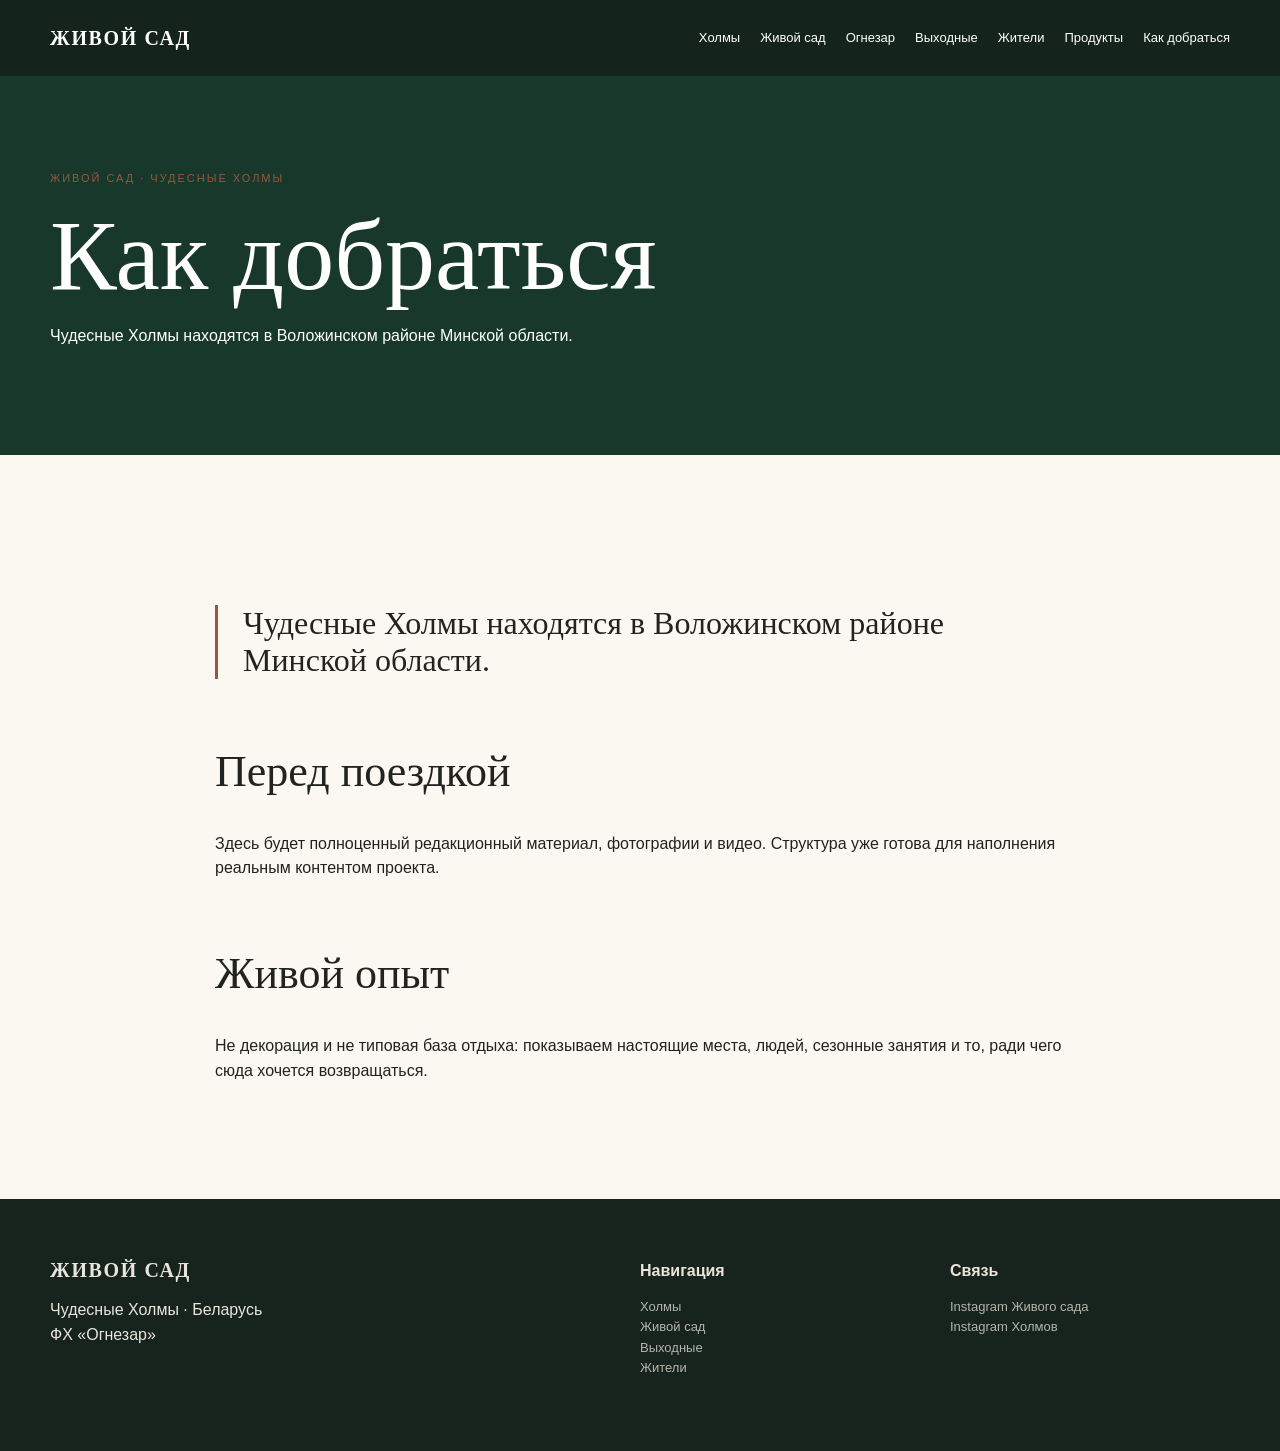
<file: pages/contacts.html>
<!doctype html><html lang="ru"><head><meta charset="utf-8"><meta name="viewport" content="width=device-width,initial-scale=1"><title>Как добраться — Живой сад</title><link rel="stylesheet" href="../styles.css"></head><body><header class="site-header"><div class="container nav"><a class="brand" href="../index.html">ЖИВОЙ САД</a>
<nav class="navlinks"><a href="../pages/holmy.html">Холмы</a><a href="../pages/sad.html">Живой сад</a><a href="../pages/ognezar.html">Огнезар</a><a href="../pages/weekend.html">Выходные</a><a href="../pages/people.html">Жители</a><a href="../pages/products.html">Продукты</a><a href="../pages/contacts.html">Как добраться</a></nav><span class="menu">МЕНЮ</span></div></header><main><section class="page-hero"><div class="container"><div class="kicker">Живой сад · Чудесные Холмы</div><h1>Как добраться</h1><p>Чудесные Холмы находятся в Воложинском районе Минской области.</p></div></section><section><div class="container content"><p class="quote">Чудесные Холмы находятся в Воложинском районе Минской области.</p><h2>Перед поездкой</h2><p>Здесь будет полноценный редакционный материал, фотографии и видео. Структура уже готова для наполнения реальным контентом проекта.</p><h2>Живой опыт</h2><p>Не декорация и не типовая база отдыха: показываем настоящие места, людей, сезонные занятия и то, ради чего сюда хочется возвращаться.</p></div></section></main><footer class="site-footer"><div class="container footergrid"><div><div class="brand">ЖИВОЙ САД</div><p>Чудесные Холмы · Беларусь<br>ФХ «Огнезар»</p></div><div><b>Навигация</b><p class="small"><a href="../pages/holmy.html">Холмы</a><br><a href="../pages/sad.html">Живой сад</a><br><a href="../pages/weekend.html">Выходные</a><br><a href="../pages/people.html">Жители</a></p></div><div><b>Связь</b><p class="small"><a href="https://www.instagram.com/zhyvy.sad/">Instagram Живого сада</a><br><a href="https://www.instagram.com/chudesnye.holmy/">Instagram Холмов</a></p></div></div></footer></body></html>
</file>
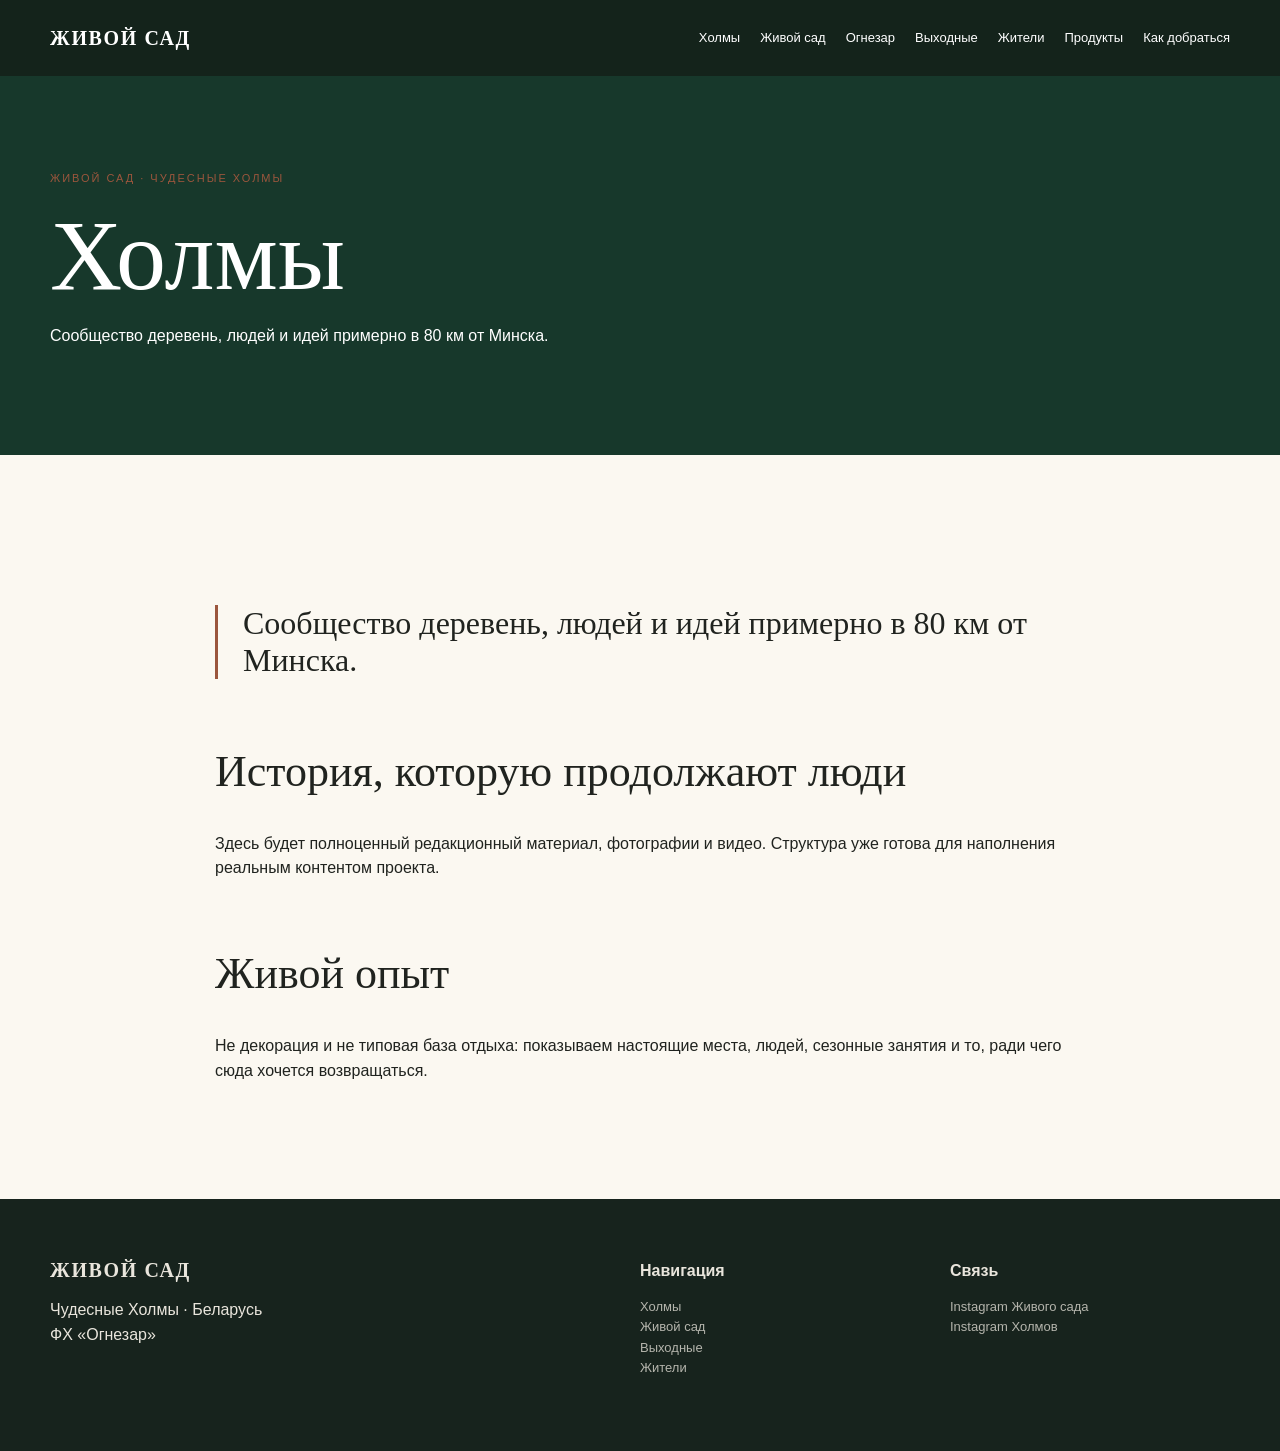
<file: pages/holmy.html>
<!doctype html><html lang="ru"><head><meta charset="utf-8"><meta name="viewport" content="width=device-width,initial-scale=1"><title>Холмы — Живой сад</title><link rel="stylesheet" href="../styles.css"></head><body><header class="site-header"><div class="container nav"><a class="brand" href="../index.html">ЖИВОЙ САД</a>
<nav class="navlinks"><a href="../pages/holmy.html">Холмы</a><a href="../pages/sad.html">Живой сад</a><a href="../pages/ognezar.html">Огнезар</a><a href="../pages/weekend.html">Выходные</a><a href="../pages/people.html">Жители</a><a href="../pages/products.html">Продукты</a><a href="../pages/contacts.html">Как добраться</a></nav><span class="menu">МЕНЮ</span></div></header><main><section class="page-hero"><div class="container"><div class="kicker">Живой сад · Чудесные Холмы</div><h1>Холмы</h1><p>Сообщество деревень, людей и идей примерно в 80 км от Минска.</p></div></section><section><div class="container content"><p class="quote">Сообщество деревень, людей и идей примерно в 80 км от Минска.</p><h2>История, которую продолжают люди</h2><p>Здесь будет полноценный редакционный материал, фотографии и видео. Структура уже готова для наполнения реальным контентом проекта.</p><h2>Живой опыт</h2><p>Не декорация и не типовая база отдыха: показываем настоящие места, людей, сезонные занятия и то, ради чего сюда хочется возвращаться.</p></div></section></main><footer class="site-footer"><div class="container footergrid"><div><div class="brand">ЖИВОЙ САД</div><p>Чудесные Холмы · Беларусь<br>ФХ «Огнезар»</p></div><div><b>Навигация</b><p class="small"><a href="../pages/holmy.html">Холмы</a><br><a href="../pages/sad.html">Живой сад</a><br><a href="../pages/weekend.html">Выходные</a><br><a href="../pages/people.html">Жители</a></p></div><div><b>Связь</b><p class="small"><a href="https://www.instagram.com/zhyvy.sad/">Instagram Живого сада</a><br><a href="https://www.instagram.com/chudesnye.holmy/">Instagram Холмов</a></p></div></div></footer></body></html>
</file>
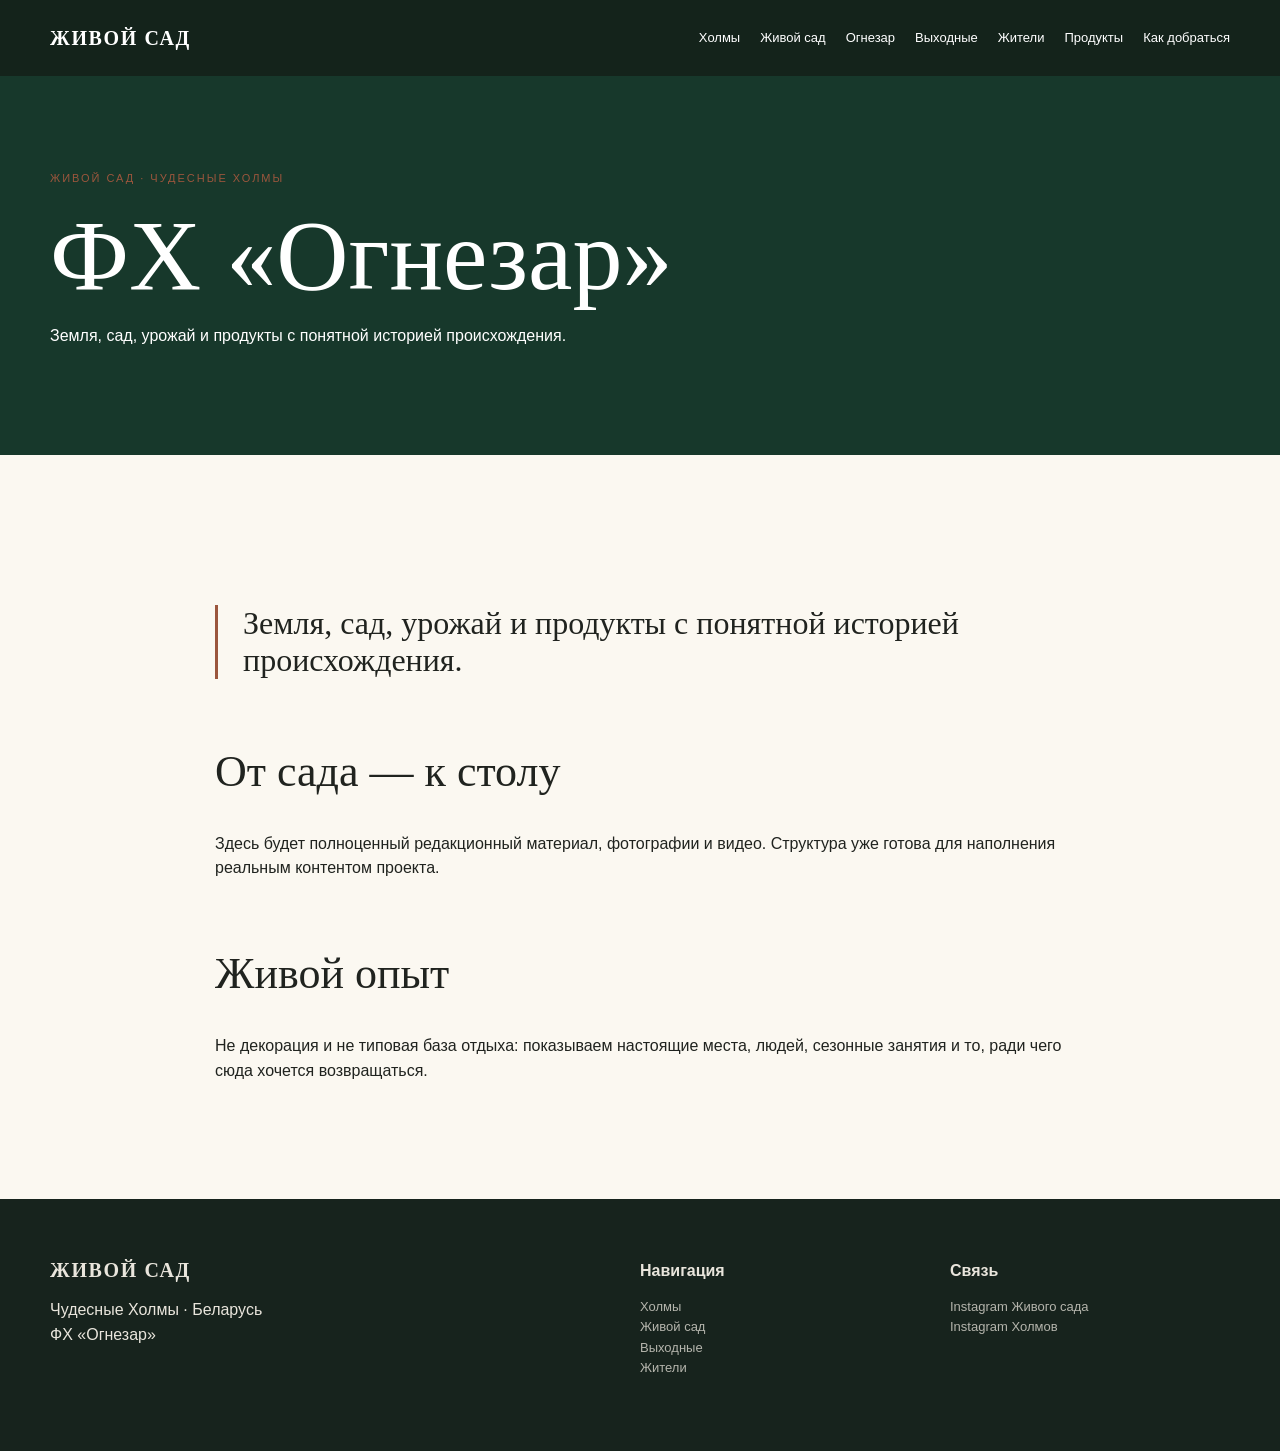
<file: pages/ognezar.html>
<!doctype html><html lang="ru"><head><meta charset="utf-8"><meta name="viewport" content="width=device-width,initial-scale=1"><title>ФХ «Огнезар» — Живой сад</title><link rel="stylesheet" href="../styles.css"></head><body><header class="site-header"><div class="container nav"><a class="brand" href="../index.html">ЖИВОЙ САД</a>
<nav class="navlinks"><a href="../pages/holmy.html">Холмы</a><a href="../pages/sad.html">Живой сад</a><a href="../pages/ognezar.html">Огнезар</a><a href="../pages/weekend.html">Выходные</a><a href="../pages/people.html">Жители</a><a href="../pages/products.html">Продукты</a><a href="../pages/contacts.html">Как добраться</a></nav><span class="menu">МЕНЮ</span></div></header><main><section class="page-hero"><div class="container"><div class="kicker">Живой сад · Чудесные Холмы</div><h1>ФХ «Огнезар»</h1><p>Земля, сад, урожай и продукты с понятной историей происхождения.</p></div></section><section><div class="container content"><p class="quote">Земля, сад, урожай и продукты с понятной историей происхождения.</p><h2>От сада — к столу</h2><p>Здесь будет полноценный редакционный материал, фотографии и видео. Структура уже готова для наполнения реальным контентом проекта.</p><h2>Живой опыт</h2><p>Не декорация и не типовая база отдыха: показываем настоящие места, людей, сезонные занятия и то, ради чего сюда хочется возвращаться.</p></div></section></main><footer class="site-footer"><div class="container footergrid"><div><div class="brand">ЖИВОЙ САД</div><p>Чудесные Холмы · Беларусь<br>ФХ «Огнезар»</p></div><div><b>Навигация</b><p class="small"><a href="../pages/holmy.html">Холмы</a><br><a href="../pages/sad.html">Живой сад</a><br><a href="../pages/weekend.html">Выходные</a><br><a href="../pages/people.html">Жители</a></p></div><div><b>Связь</b><p class="small"><a href="https://www.instagram.com/zhyvy.sad/">Instagram Живого сада</a><br><a href="https://www.instagram.com/chudesnye.holmy/">Instagram Холмов</a></p></div></div></footer></body></html>
</file>
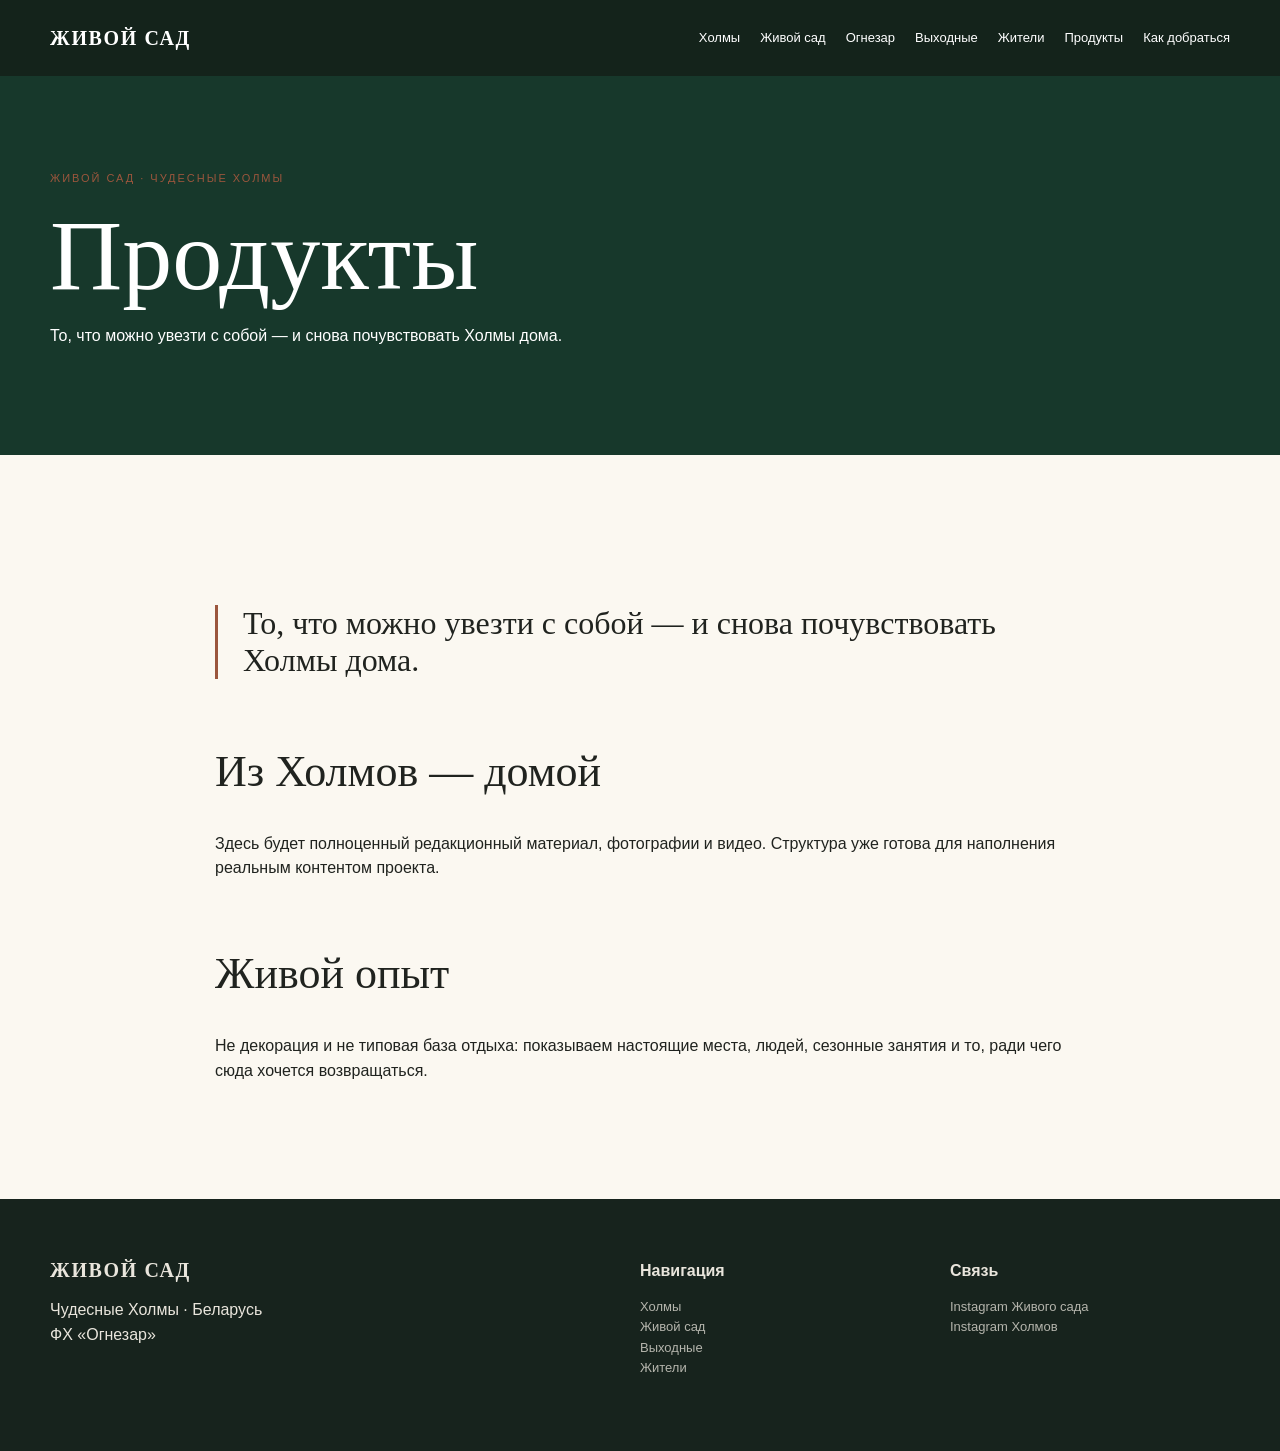
<file: pages/products.html>
<!doctype html><html lang="ru"><head><meta charset="utf-8"><meta name="viewport" content="width=device-width,initial-scale=1"><title>Продукты — Живой сад</title><link rel="stylesheet" href="../styles.css"></head><body><header class="site-header"><div class="container nav"><a class="brand" href="../index.html">ЖИВОЙ САД</a>
<nav class="navlinks"><a href="../pages/holmy.html">Холмы</a><a href="../pages/sad.html">Живой сад</a><a href="../pages/ognezar.html">Огнезар</a><a href="../pages/weekend.html">Выходные</a><a href="../pages/people.html">Жители</a><a href="../pages/products.html">Продукты</a><a href="../pages/contacts.html">Как добраться</a></nav><span class="menu">МЕНЮ</span></div></header><main><section class="page-hero"><div class="container"><div class="kicker">Живой сад · Чудесные Холмы</div><h1>Продукты</h1><p>То, что можно увезти с собой — и снова почувствовать Холмы дома.</p></div></section><section><div class="container content"><p class="quote">То, что можно увезти с собой — и снова почувствовать Холмы дома.</p><h2>Из Холмов — домой</h2><p>Здесь будет полноценный редакционный материал, фотографии и видео. Структура уже готова для наполнения реальным контентом проекта.</p><h2>Живой опыт</h2><p>Не декорация и не типовая база отдыха: показываем настоящие места, людей, сезонные занятия и то, ради чего сюда хочется возвращаться.</p></div></section></main><footer class="site-footer"><div class="container footergrid"><div><div class="brand">ЖИВОЙ САД</div><p>Чудесные Холмы · Беларусь<br>ФХ «Огнезар»</p></div><div><b>Навигация</b><p class="small"><a href="../pages/holmy.html">Холмы</a><br><a href="../pages/sad.html">Живой сад</a><br><a href="../pages/weekend.html">Выходные</a><br><a href="../pages/people.html">Жители</a></p></div><div><b>Связь</b><p class="small"><a href="https://www.instagram.com/zhyvy.sad/">Instagram Живого сада</a><br><a href="https://www.instagram.com/chudesnye.holmy/">Instagram Холмов</a></p></div></div></footer></body></html>
</file>
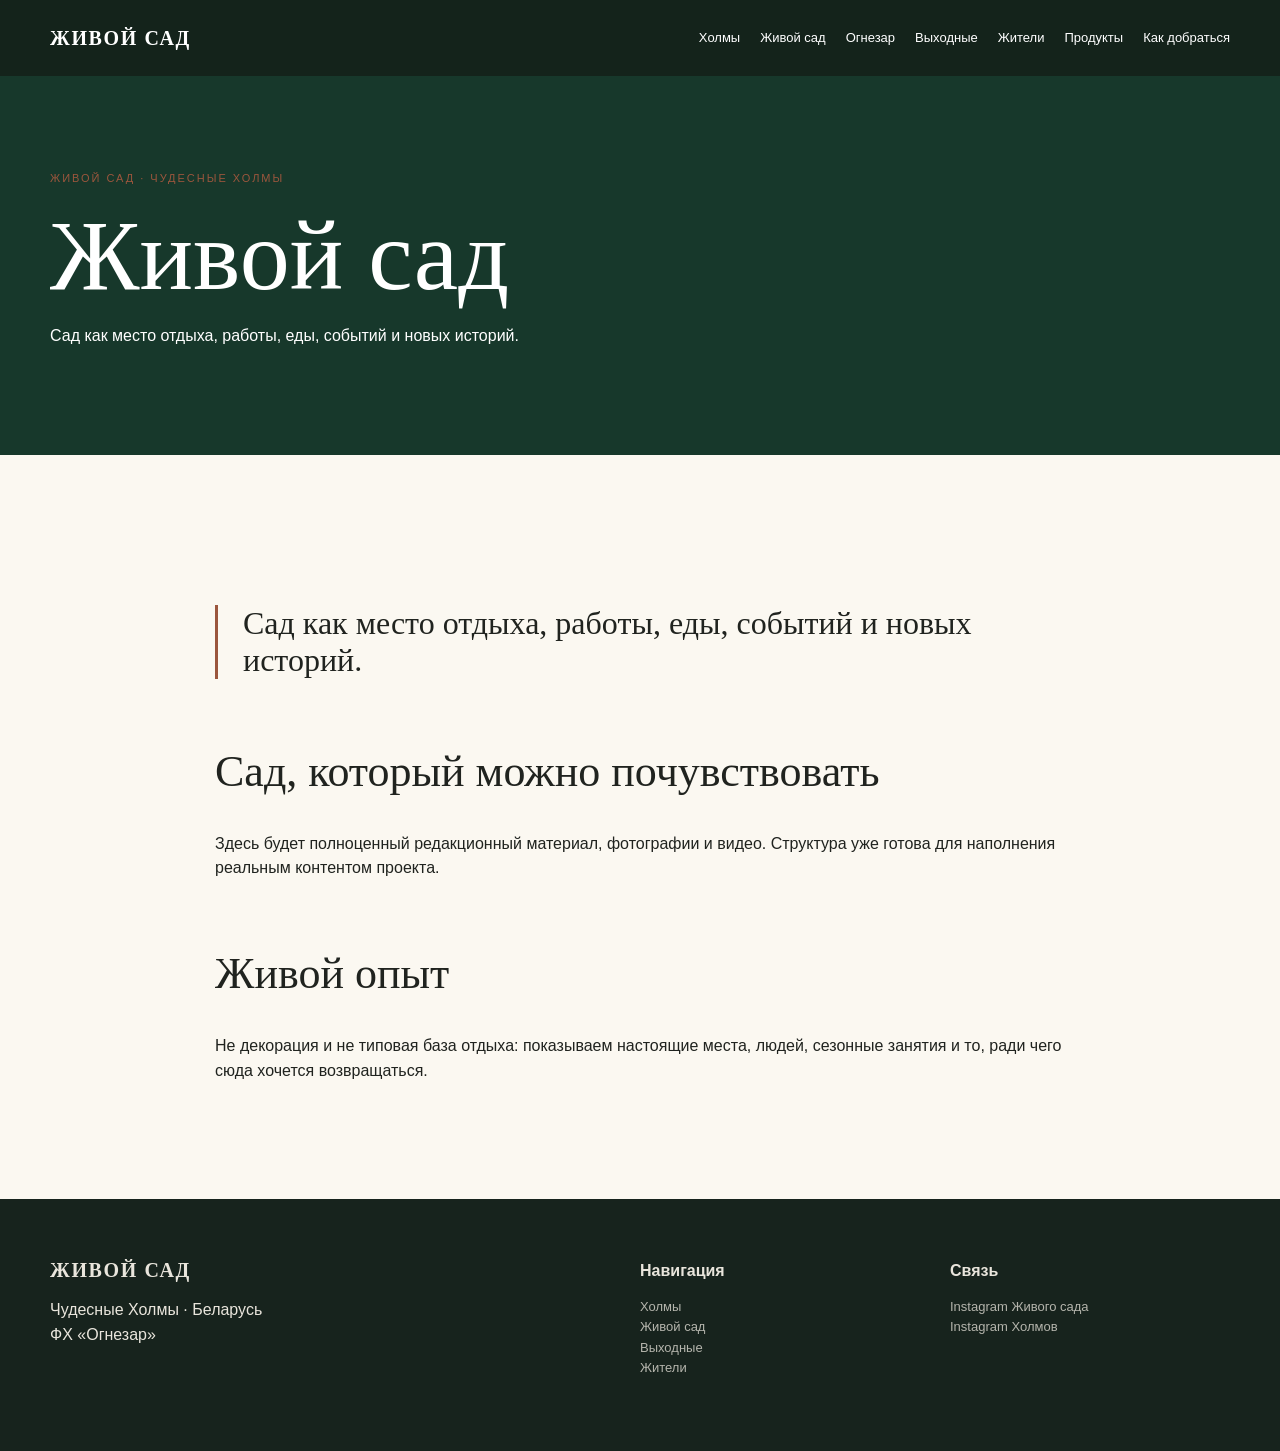
<file: pages/sad.html>
<!doctype html><html lang="ru"><head><meta charset="utf-8"><meta name="viewport" content="width=device-width,initial-scale=1"><title>Живой сад — Живой сад</title><link rel="stylesheet" href="../styles.css"></head><body><header class="site-header"><div class="container nav"><a class="brand" href="../index.html">ЖИВОЙ САД</a>
<nav class="navlinks"><a href="../pages/holmy.html">Холмы</a><a href="../pages/sad.html">Живой сад</a><a href="../pages/ognezar.html">Огнезар</a><a href="../pages/weekend.html">Выходные</a><a href="../pages/people.html">Жители</a><a href="../pages/products.html">Продукты</a><a href="../pages/contacts.html">Как добраться</a></nav><span class="menu">МЕНЮ</span></div></header><main><section class="page-hero"><div class="container"><div class="kicker">Живой сад · Чудесные Холмы</div><h1>Живой сад</h1><p>Сад как место отдыха, работы, еды, событий и новых историй.</p></div></section><section><div class="container content"><p class="quote">Сад как место отдыха, работы, еды, событий и новых историй.</p><h2>Сад, который можно почувствовать</h2><p>Здесь будет полноценный редакционный материал, фотографии и видео. Структура уже готова для наполнения реальным контентом проекта.</p><h2>Живой опыт</h2><p>Не декорация и не типовая база отдыха: показываем настоящие места, людей, сезонные занятия и то, ради чего сюда хочется возвращаться.</p></div></section></main><footer class="site-footer"><div class="container footergrid"><div><div class="brand">ЖИВОЙ САД</div><p>Чудесные Холмы · Беларусь<br>ФХ «Огнезар»</p></div><div><b>Навигация</b><p class="small"><a href="../pages/holmy.html">Холмы</a><br><a href="../pages/sad.html">Живой сад</a><br><a href="../pages/weekend.html">Выходные</a><br><a href="../pages/people.html">Жители</a></p></div><div><b>Связь</b><p class="small"><a href="https://www.instagram.com/zhyvy.sad/">Instagram Живого сада</a><br><a href="https://www.instagram.com/chudesnye.holmy/">Instagram Холмов</a></p></div></div></footer></body></html>
</file>
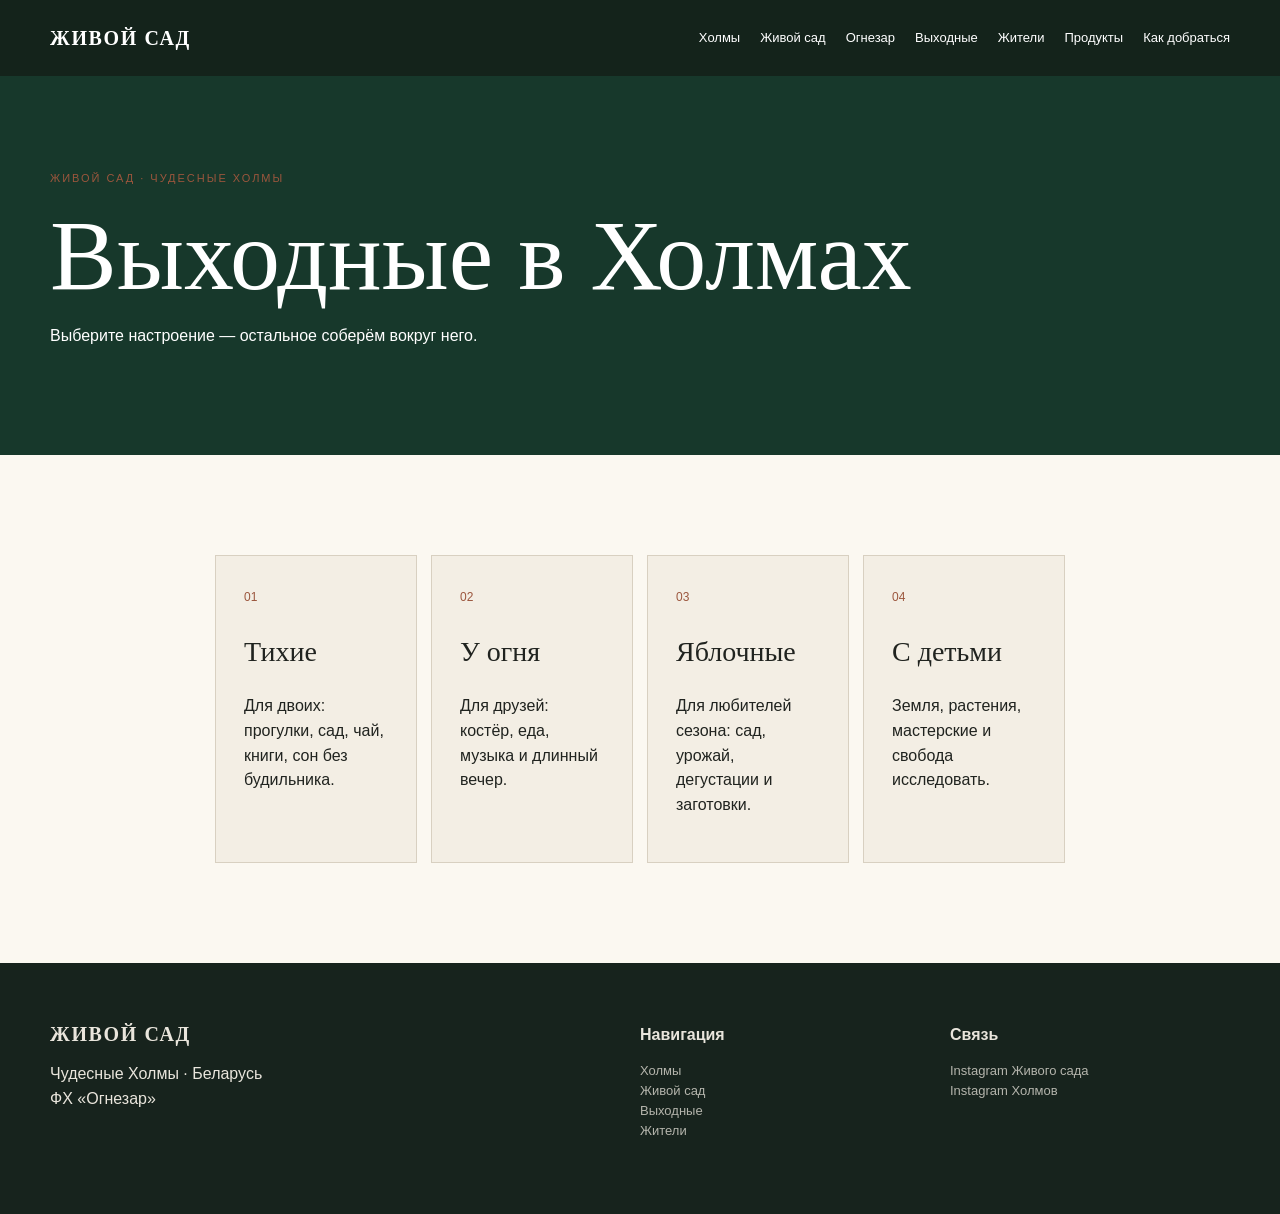
<file: pages/weekend.html>
<!doctype html><html lang="ru"><head><meta charset="utf-8"><meta name="viewport" content="width=device-width,initial-scale=1"><title>Выходные в Холмах — Живой сад</title><link rel="stylesheet" href="../styles.css"></head><body><header class="site-header"><div class="container nav"><a class="brand" href="../index.html">ЖИВОЙ САД</a>
<nav class="navlinks"><a href="../pages/holmy.html">Холмы</a><a href="../pages/sad.html">Живой сад</a><a href="../pages/ognezar.html">Огнезар</a><a href="../pages/weekend.html">Выходные</a><a href="../pages/people.html">Жители</a><a href="../pages/products.html">Продукты</a><a href="../pages/contacts.html">Как добраться</a></nav><span class="menu">МЕНЮ</span></div></header><main><section class="page-hero"><div class="container"><div class="kicker">Живой сад · Чудесные Холмы</div><h1>Выходные в Холмах</h1><p>Выберите настроение — остальное соберём вокруг него.</p></div></section><section><div class="container content"><div class="cards"><div class="card"><span class="number">01</span><h3>Тихие</h3><p>Для двоих: прогулки, сад, чай, книги, сон без будильника.</p></div><div class="card"><span class="number">02</span><h3>У огня</h3><p>Для друзей: костёр, еда, музыка и длинный вечер.</p></div><div class="card"><span class="number">03</span><h3>Яблочные</h3><p>Для любителей сезона: сад, урожай, дегустации и заготовки.</p></div><div class="card"><span class="number">04</span><h3>С детьми</h3><p>Земля, растения, мастерские и свобода исследовать.</p></div></div></div></section></main><footer class="site-footer"><div class="container footergrid"><div><div class="brand">ЖИВОЙ САД</div><p>Чудесные Холмы · Беларусь<br>ФХ «Огнезар»</p></div><div><b>Навигация</b><p class="small"><a href="../pages/holmy.html">Холмы</a><br><a href="../pages/sad.html">Живой сад</a><br><a href="../pages/weekend.html">Выходные</a><br><a href="../pages/people.html">Жители</a></p></div><div><b>Связь</b><p class="small"><a href="https://www.instagram.com/zhyvy.sad/">Instagram Живого сада</a><br><a href="https://www.instagram.com/chudesnye.holmy/">Instagram Холмов</a></p></div></div></footer></body></html>
</file>
<file: styles.css>
:root{--paper:#fbf8f1;--cream:#f3eee4;--ink:#20231f;--green:#17382b;--line:#d8d0c1;--accent:#9b563d}
*{box-sizing:border-box}html{scroll-behavior:smooth}body{margin:0;background:var(--paper);color:var(--ink);font-family:Arial,sans-serif;line-height:1.55}h1,h2,h3{font-family:Georgia,serif;font-weight:400;line-height:1.05}a{color:inherit;text-decoration:none}.container{width:min(1180px,calc(100% - 40px));margin:auto}
.site-header{position:fixed;z-index:20;top:0;left:0;right:0;background:rgba(20,31,25,.82);backdrop-filter:blur(12px);color:white}.nav{height:76px;display:flex;align-items:center;gap:28px}.brand{font:700 20px Georgia,serif;letter-spacing:.08em;margin-right:auto}.navlinks{display:flex;gap:20px;font-size:13px}.navlinks a:hover{opacity:.7}.menu{display:none}
.hero{min-height:92vh;display:flex;align-items:end;padding:150px 0 70px;background:linear-gradient(180deg,rgba(0,0,0,.12),rgba(0,0,0,.62)),url('img/hero.jpg') center/cover no-repeat;color:white}.hero h1{font-size:clamp(58px,10vw,130px);margin:0 0 12px;letter-spacing:-.04em}.eyebrow,.kicker{font-size:11px;letter-spacing:.18em;text-transform:uppercase}.kicker{color:var(--accent);margin-bottom:16px}.hero p{max-width:620px;font-size:21px}.btn{display:inline-block;padding:14px 22px;border:1px solid currentColor;text-transform:uppercase;letter-spacing:.12em;font-size:11px}.btn.fill{background:var(--green);border-color:var(--green);color:#fff}
section{padding:100px 0}.intro{font:clamp(34px,5vw,65px) Georgia,serif;max-width:900px}.dark{background:var(--green);color:white}.grid{display:grid;grid-template-columns:repeat(12,1fr);gap:18px}.feature{grid-column:span 7;min-height:470px;background:#ddd center/cover no-repeat;padding:28px;display:flex;align-items:end}.feature:nth-child(2){grid-column:span 5}.feature h3{font-size:38px;margin:0}.cards{display:grid;grid-template-columns:repeat(4,1fr);gap:14px}.card{padding:28px;min-height:230px;background:var(--cream);border:1px solid var(--line)}.card h3{font-size:28px}.number{font-size:12px;color:var(--accent)}
.timeline{display:grid;grid-template-columns:120px 1fr;gap:22px;padding:20px 0;border-top:1px solid rgba(255,255,255,.25)}.page-hero{padding:170px 0 90px;background:var(--green);color:white}.page-hero h1{font-size:clamp(55px,8vw,100px);margin:0;max-width:950px}.content{max-width:850px}.content h2{font-size:44px;margin-top:70px}.quote{font:32px Georgia,serif;border-left:3px solid var(--accent);padding-left:25px;margin:50px 0}
.seasons,.people{display:grid;grid-template-columns:repeat(4,1fr);gap:14px}.season{min-height:330px;padding:26px;background:center/cover no-repeat;display:flex;align-items:end;color:white;position:relative}.season:after{content:"";position:absolute;inset:0;background:linear-gradient(transparent,rgba(0,0,0,.7))}.season h3{position:relative;z-index:1}.people{grid-template-columns:repeat(3,1fr)}.person{min-height:390px;background-size:cover;background-position:center;display:flex;align-items:end;padding:25px;background-color:var(--cream)}.person div{background:rgba(251,248,241,.9);padding:15px;width:100%}
.booking{background:#e6ddcf}.form{display:grid;grid-template-columns:1fr 1fr;gap:12px;max-width:800px}.form input,.form textarea{padding:15px;border:1px solid var(--line);background:var(--paper);font:inherit}.form textarea{grid-column:1/-1;min-height:120px}.form button{grid-column:1/-1;width:max-content}
.site-footer{background:#17231d;color:#e9e5dc;padding:60px 0}.footergrid{display:grid;grid-template-columns:2fr 1fr 1fr;gap:30px}.small{font-size:13px;opacity:.75}
@media(max-width:800px){.navlinks{display:none}.menu{display:block}.hero{min-height:82vh}.cards,.seasons,.people{grid-template-columns:1fr 1fr}.feature,.feature:nth-child(2){grid-column:span 12;min-height:360px}.form{grid-template-columns:1fr}.form textarea,.form button{grid-column:auto}.footergrid{grid-template-columns:1fr}.timeline{grid-template-columns:80px 1fr}}
@media(max-width:520px){.container{width:calc(100% - 28px)}section{padding:70px 0}.cards,.seasons,.people{grid-template-columns:1fr}.hero h1{font-size:60px}.intro{font-size:38px}.nav{height:64px}}
</file>
